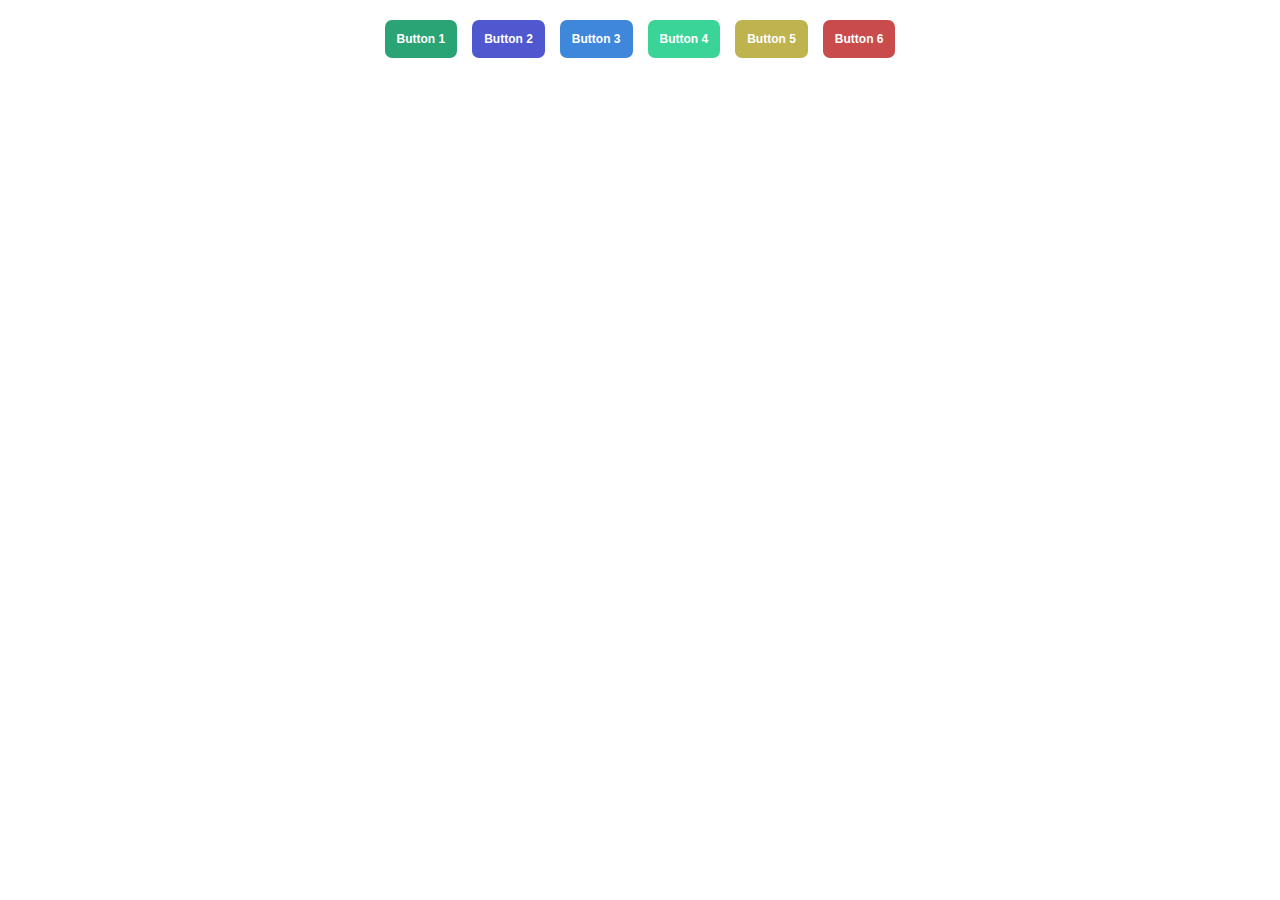
<file: clase01/index.html>
<!DOCTYPE html>
<html lang="es">
<head>
    <meta charset="UTF-8">
    <meta http-equiv="X-UA-Compatible" content="IE=edge">
    <meta name="viewport" content="width=device-width, initial-scale=1.0">
    <link rel="stylesheet" href="./styles/index.css">
    <title>BUTTON</title>
</head>
<body>
    <div class="container">
        <div><button class="btn1">Button 1</button></div>
        <div><button class="btn2">Button 2</button></div>
        <div><button class="btn3">Button 3</button></div>
        <div><button class="btn4">Button 4</button></div>
        <div><button class="btn5">Button 5</button></div>
        <div><button class="btn6">Button 6</button></div>
    </div>
    
</body>
</html>
</file>
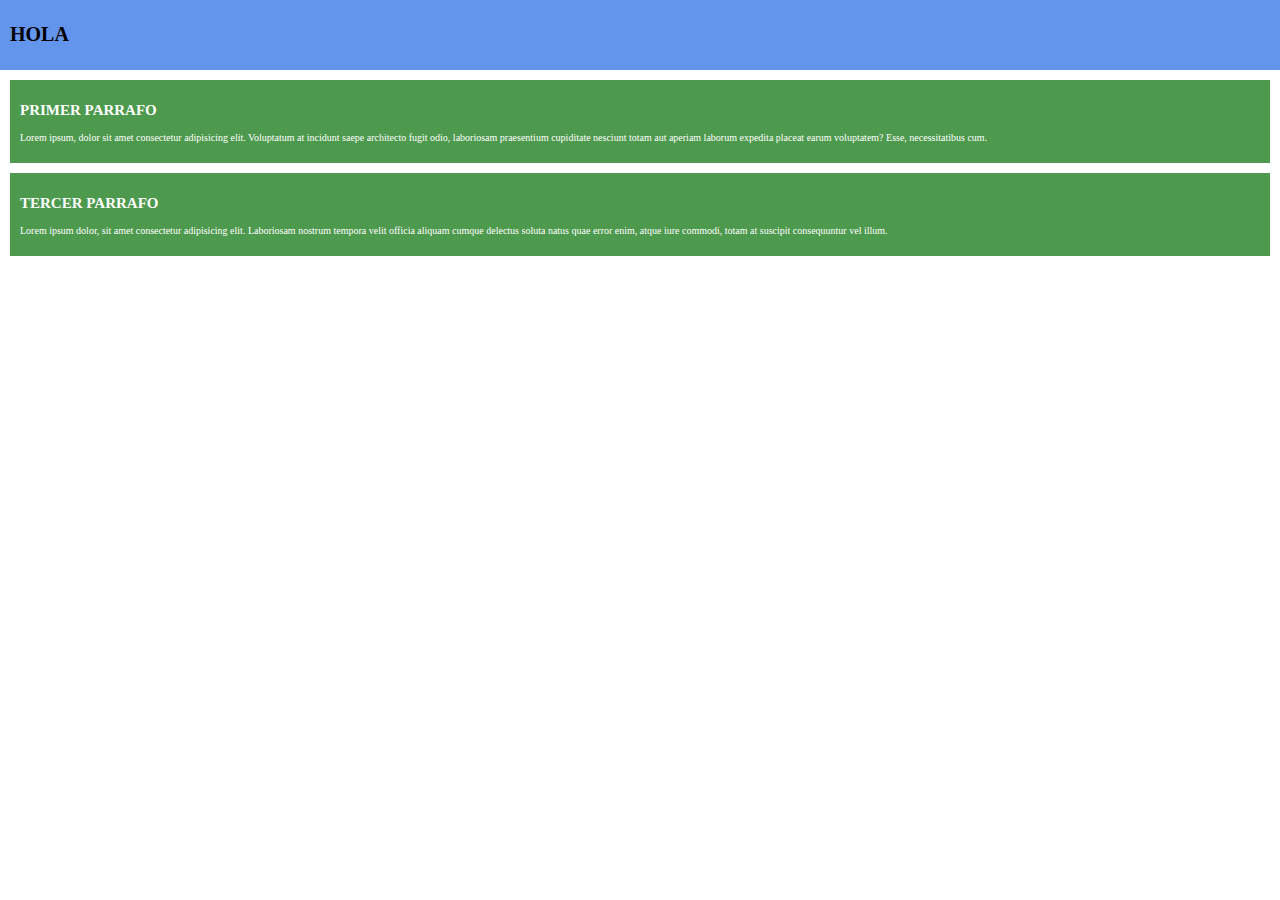
<file: clase02/index.html>
<!DOCTYPE html>
<html lang="es">
<head>
    <meta charset="UTF-8">
    <meta http-equiv="X-UA-Compatible" content="IE=edge">

    <meta name="viewport" content="width=device-width, initial-scale=1.0">
    <link rel="stylesheet" href="./styles/main.css">
    <title>SASS EXTEND</title>
</head>
<body>
    <header>
        <h1>HOLA</h1>
    </header>
    <section>
        <h2>PRIMER PARRAFO</h2>
        <p>Lorem ipsum, dolor sit amet consectetur adipisicing elit. Voluptatum at incidunt saepe architecto fugit odio, laboriosam praesentium cupiditate nesciunt totam aut aperiam laborum expedita placeat earum voluptatem? Esse, necessitatibus cum.</p>
    </section>
    <section>
        <h2>TERCER PARRAFO</h2>
        <p>Lorem ipsum dolor, sit amet consectetur adipisicing elit. Laboriosam nostrum tempora velit officia aliquam cumque delectus soluta natus quae error enim, atque iure commodi, totam at suscipit consequuntur vel illum.</p>
    </section>
</body>
</html>
</file>
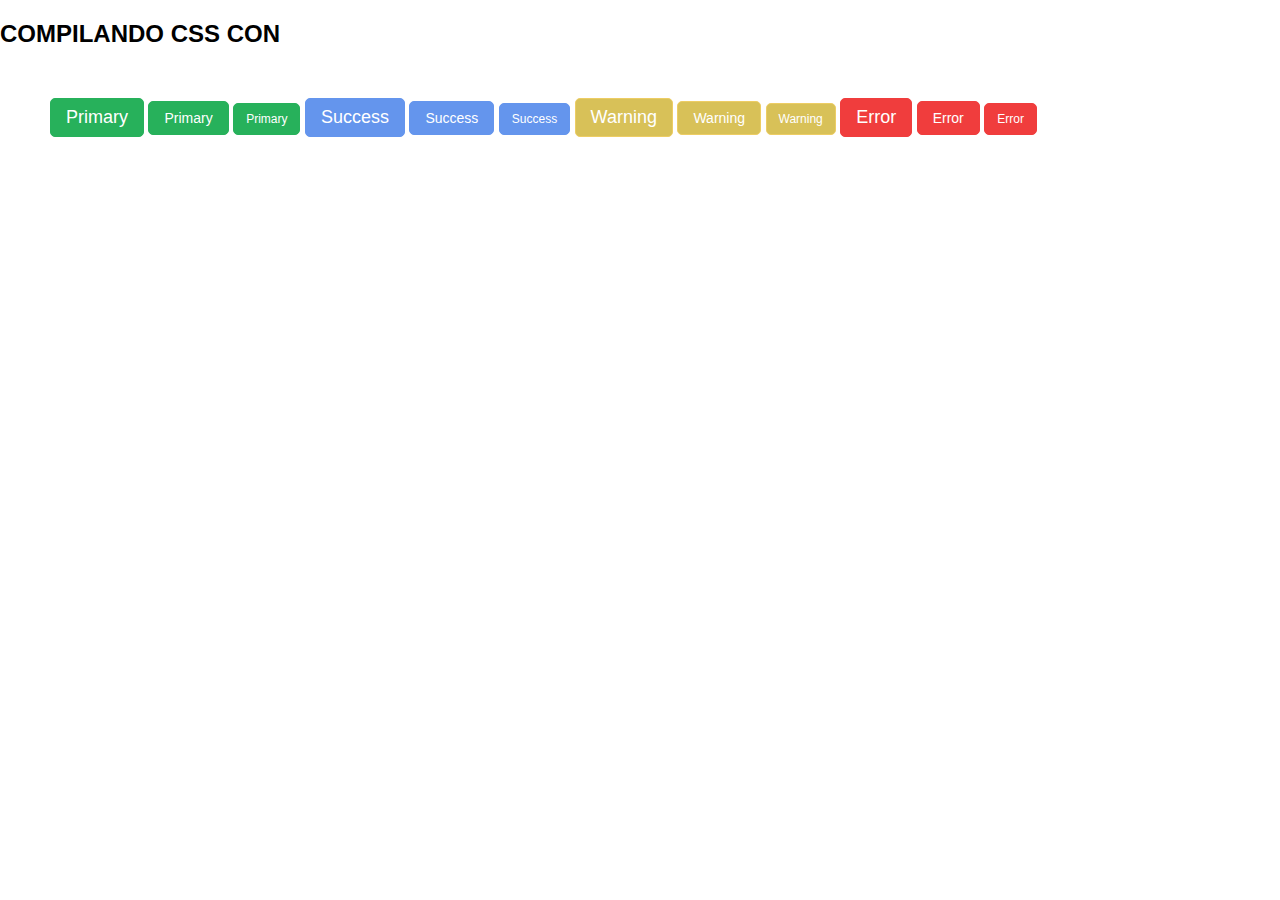
<file: clase03/index.html>
<!DOCTYPE html>
<html lang="es">
<head>
    <meta charset="UTF-8">
    <meta http-equiv="X-UA-Compatible" content="IE=edge">
    <meta name="viewport" content="width=device-width, initial-scale=1.0">
    <link rel="stylesheet" href="./css/main.css">
    <title> NODE-SASS</title>
</head>
<body>
    <h2>COMPILANDO CSS CON</h2>
    <div class="container">
        <button class="primary xl">Primary</button>
        <button class="primary">Primary</button>
        <button class="primary sm">Primary</button>
        <button class="success xl">Success</button>
        <button class="success">Success</button>
        <button class="success sm">Success</button>
        <button class="warning xl">Warning</button>
        <button class="warning">Warning</button>
        <button class="warning sm">Warning</button>
        <button class="error xl">Error</button>
        <button class="error">Error</button>
        <button class="error sm">Error</button>
    </div>
</body>
</html>
</file>
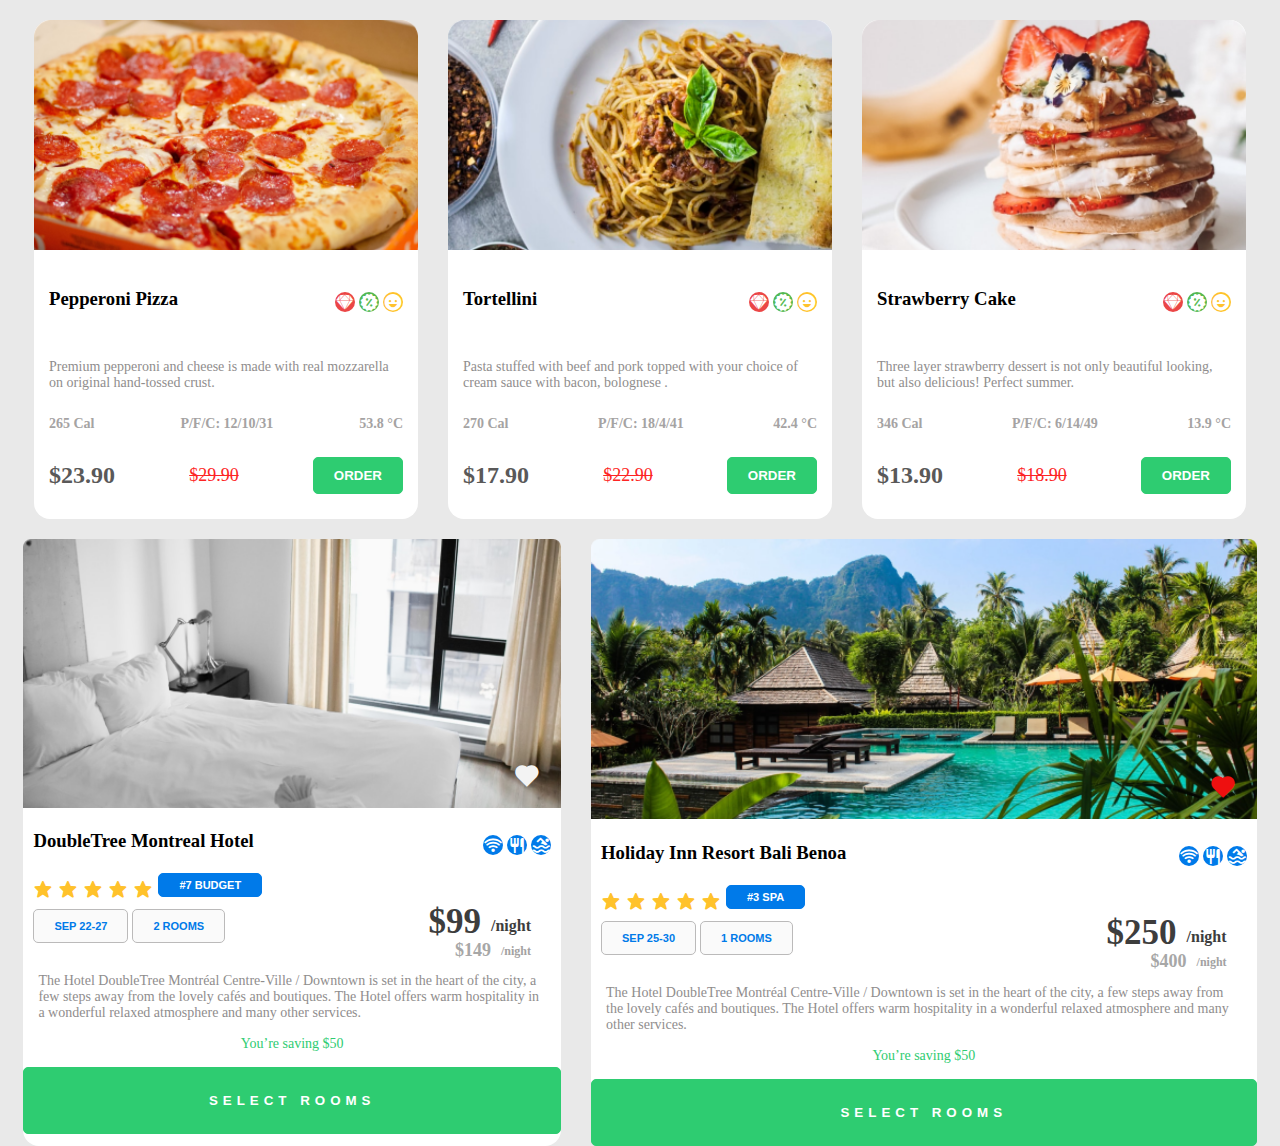
<file: ejercicio1/index.html>
<!DOCTYPE html>
<html lang="es">
<head>
    <meta charset="UTF-8">
    <meta http-equiv="X-UA-Compatible" content="IE=edge">
    <meta name="viewport" content="width=device-width, initial-scale=1.0">
    <link rel="stylesheet" href="./styles/main.css">
    <link href='https://unpkg.com/boxicons@2.0.9/css/boxicons.min.css' rel='stylesheet'>

    <title>EJERCICIO 1</title>
</head>
<body>
    <div class="container">
        <div class="card">
            <div class="container-base">
                <img src="./img/Pizza Photo.png" alt="">
                <div class="card-min">
                    <div class="titulo">
                        <h3>Pepperoni Pizza</h3>
                        <div class="icons">
                            <i class='bx bxl-sketch'></i>
                            <i class='bx bxs-offer' ></i>
                            <i class='bx bxs-happy' ></i>
                        </div>
                    </div>

                    <p>Premium pepperoni and cheese is made with real mozzarella on original hand-tossed crust.</p>

                    <div class="calorias">
                        <span>265 Cal</span>
                        <span>P/F/C: 12/10/31</span>
                        <span>53.8 °C</span>
                    </div>

                    <div class="precio">
                        <span>$23.90</span>
                        <span>$29.90</span>
                        <button>ORDER</button>
                    </div>
                </div>

            </div>
        </div>

        <div class="card">
            <div class="container-base">
                <img src="./img/Tortellini Photo.png" alt="">
                <div class="card-min">
                    <div class="titulo">
                        <h3>Tortellini</h3>
                        <div class="icons">
                            <i class='bx bxl-sketch'></i>
                            <i class='bx bxs-offer' ></i>
                            <i class='bx bxs-happy' ></i>
                        </div>
                    </div>

                    <p>Pasta stuffed with beef and pork topped with your choice of cream sauce with bacon, bolognese .</p>

                    <div class="calorias">
                        <span>270 Cal</span>
                        <span>P/F/C: 18/4/41</span>
                        <span>42.4 °C</span>
                    </div>

                    <div class="precio">
                        <span>$17.90</span>
                        <span>$22.90</span>
                        <button>ORDER</button>
                    </div>
                </div>

            </div>
        </div>

        <div class="card">
            <div class="container-base">
                <img src="./img/Strawberry cake Photo.png" alt="">
                <div class="card-min">
                    <div class="titulo">
                        <h3>Strawberry Cake</h3>
                        <div class="icons">
                            <i class='bx bxl-sketch'></i>
                            <i class='bx bxs-offer' ></i>
                            <i class='bx bxs-happy' ></i>
                        </div>
                    </div>

                    <p>Three layer strawberry dessert is not only beautiful looking, but also delicious! Perfect summer.</p>

                    <div class="calorias">
                        <span>346 Cal</span>
                        <span>P/F/C: 6/14/49</span>
                        <span>13.9 °C</span>
                    </div>

                    <div class="precio">
                        <span>$13.90</span>
                        <span>$18.90</span>
                        <button>ORDER</button>
                    </div>
                </div>

            </div>
        </div>
    </div>

    <div class="container2"> 
        <div class="card-2">
            <div class="container-base">
                <img src="./img/Hotel Photo.png" alt="">
                <div class="card-min">
                    <div class="titulo-room">
                        <h3>DoubleTree Montreal Hotel</h3>
                        <div class="icons">
                            <i class='bx bx-wifi'></i>
                            <i class='bx bx-restaurant'></i>
                            <i class='bx bx-swim'></i>
                        </div>
                    </div>
                    <div class="start">
                        <i class='bx bxs-star'></i>
                        <i class='bx bxs-star'></i>
                        <i class='bx bxs-star'></i>
                        <i class='bx bxs-star'></i>
                        <i class='bx bxs-star'></i>
                        <button>#7 BUDGET</button>
                    </div>
                    <div class="btns">
                        <button>SEP 22-27</button>
                        <button>2 ROOMS</button>
                    </div>

                    <div>
                        <span class="precios1">$99 
                            <span>/night</span>
                        </span>
                        <span class="precios2">$149
                            <span>/night</span> 
                        </span>
                    </div>

                    <div class="ico-heart-0">
                        <i class='bx bxs-heart' ></i>
                    </div>

                    <p>The Hotel DoubleTree Montréal Centre-Ville / Downtown is set in the heart of the city, a few steps away from the lovely cafés and boutiques. The Hotel offers warm hospitality in a wonderful relaxed atmosphere and many other services.</p>

                    <span class="green">You’re saving $50</span>
                    <button class="btn-room">SELECT ROOMS</button>
    
                </div>
    
            </div>
        </div>

        <div class="card-2">
            <div class="container-base">
                    <img src="./img/Hotel Photo2.png" alt="">
                    <div class="card-min">
                        <div class="titulo-room">
                            <h3>Holiday Inn Resort Bali Benoa</h3>
                            <div class="icons">
                                <i class='bx bx-wifi'></i>
                                <i class='bx bx-restaurant'></i>
                                <i class='bx bx-swim'></i>
                            </div>
                        </div>
                        <div class="start">
                            <i class='bx bxs-star'></i>
                            <i class='bx bxs-star'></i>
                            <i class='bx bxs-star'></i>
                            <i class='bx bxs-star'></i>
                            <i class='bx bxs-star'></i>
                            <button>#3 SPA</button>
                        </div>
                        <div class="btns">
                            <button>SEP 25-30</button>
                            <button>1 ROOMS</button>
                        </div>
    
                        <div>
                            <span class="precios1">$250
                                <span>/night</span>
                            </span>
                            <span class="precios2">$400
                                <span>/night</span> 
                            </span>
                        </div>
    
                        <div class="ico-heart-1">
                            <i class='bx bxs-heart' ></i>
                        </div>
    
                        <p>The Hotel DoubleTree Montréal Centre-Ville / Downtown is set in the heart of the city, a few steps away from the lovely cafés and boutiques. The Hotel offers warm hospitality in a wonderful relaxed atmosphere and many other services.</p>
    
                        <span class="green">You’re saving $50</span>
                        <button class="btn-room">SELECT ROOMS</button>
        
                    </div>
        
            </div>
        </div>
        
    </div>
</body>
</html>
</file>
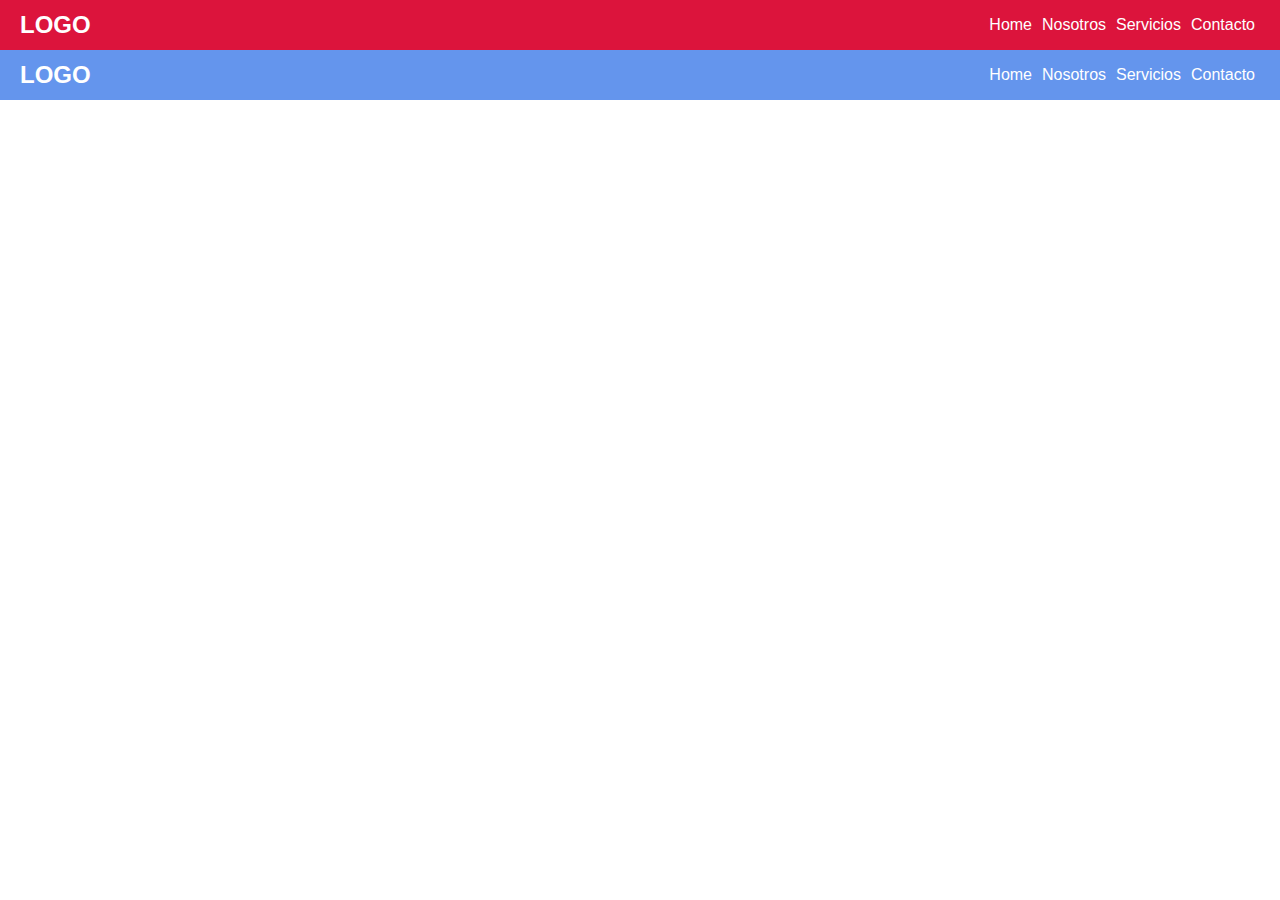
<file: clase03/bem.html>
<!DOCTYPE html>
<html lang="es">
<head>
    <meta charset="UTF-8">
    <meta http-equiv="X-UA-Compatible" content="IE=edge">
    <meta name="viewport" content="width=device-width, initial-scale=1.0">
    <link rel="stylesheet" href="./css/main.css">
    <title>BEM</title>
</head>
<body>
    <header class="header">
        <a href="" class="header__logo">LOGO</a>
        <nav class="header__nav">
            <ul class="header__ul">
                <li class="header__li">Home</li>
                <li class="header__li">Nosotros</li>
                <li class="header__li">Servicios</li>
                <li class="header__li">Contacto</li>
            </ul>
        </nav>
    </header>
    <header class="header header--dark">
        <a href="" class="header__logo">LOGO</a>
        <nav class="header__nav">
            <ul class="header__ul">
                <li class="header__li">Home</li>
                <li class="header__li">Nosotros</li>
                <li class="header__li">Servicios</li>
                <li class="header__li">Contacto</li>
            </ul>
        </nav>
    </header>
    <main class="main">

    </main>
    <footer class="footer"></footer>
</body>
</html>
</file>
<file: clase01/styles/index.css>
body {
  margin: 0;
  padding: 0;
  font-family: "Arial, Helvetica, sans-serif";
}

.container {
  margin-top: 20px;
  display: -webkit-box;
  display: -ms-flexbox;
  display: flex;
  -webkit-box-pack: center;
      -ms-flex-pack: center;
          justify-content: center;
  gap: 15px;
}

.container .btn1 {
  background-color: #2aa375;
  padding: 10px;
  color: #fff;
  font-size: 12px;
  font-weight: bold;
  cursor: pointer;
  border-radius: 7px;
  border: 2px solid #2aa375;
}

.container .btn1:hover {
  background-color: white;
  padding: 10px;
  color: #2aa375;
  font-size: 12px;
  font-weight: bold;
  cursor: pointer;
  border-radius: 7px;
}

.container .btn2 {
  background-color: #4f58ce;
  padding: 10px;
  color: white;
  font-size: 12px;
  font-weight: bold;
  cursor: pointer;
  border-radius: 7px;
  border: 2px solid #4f58ce;
}

.container .btn2:hover {
  background-color: white;
  padding: 10px;
  color: #4f58ce;
  font-size: 12px;
  font-weight: bold;
  cursor: pointer;
  border-radius: 7px;
}

.container .btn3 {
  background-color: #3e87da;
  padding: 10px;
  color: white;
  font-size: 12px;
  font-weight: bold;
  cursor: pointer;
  border-radius: 7px;
  border: 2px solid #3e87da;
}

.container .btn3:hover {
  background-color: white;
  padding: 10px;
  color: #3e87da;
  font-size: 12px;
  font-weight: bold;
  cursor: pointer;
  border-radius: 7px;
}

.container .btn4 {
  background-color: #3ad398;
  padding: 10px;
  color: white;
  font-size: 12px;
  font-weight: bold;
  cursor: pointer;
  border-radius: 7px;
  border: 2px solid #3ad398;
}

.container .btn4:hover {
  background-color: white;
  padding: 10px;
  color: #3ad398;
  font-size: 12px;
  font-weight: bold;
  cursor: pointer;
  border-radius: 7px;
}

.container .btn5 {
  background-color: #beb34f;
  padding: 10px;
  color: white;
  font-size: 12px;
  font-weight: bold;
  cursor: pointer;
  border-radius: 7px;
  border: 2px solid #beb34f;
}

.container .btn5:hover {
  background-color: white;
  padding: 10px;
  color: #beb34f;
  font-size: 12px;
  font-weight: bold;
  cursor: pointer;
  border-radius: 7px;
}

.container .btn6 {
  background-color: #c94b4b;
  padding: 10px;
  color: white;
  font-size: 12px;
  font-weight: bold;
  cursor: pointer;
  border-radius: 7px;
  border: 2px solid #c94b4b;
}

.container .btn6:hover {
  background-color: white;
  padding: 10px;
  color: #c94b4b;
  font-size: 12px;
  font-weight: bold;
  cursor: pointer;
  border-radius: 7px;
}
/*# sourceMappingURL=index.css.map */
</file>
<file: clase02/styles/main.css>
body {
  margin: 0;
  padding: 0;
  font-family: Cambria, Cochin, Georgia, Times, 'Times New Roman', serif;
}

section {
  background-color: #4d994d;
  color: #fff;
}

header {
  background-color: cornflowerblue;
  display: -webkit-box;
  display: -ms-flexbox;
  display: flex;
}

section {
  padding: 10px;
  font-size: 10px;
  margin: 10px;
}

header {
  padding: 10px;
  font-size: 10px;
}
/*# sourceMappingURL=main.css.map */
</file>
<file: clase03/css/main.css>
.primary, .sm, .xl {
  background-color: #27b15b;
  color: #fff;
  padding: 8px 15px 8px 15px;
  border-radius: 5px;
  border: 1px solid #27b15b;
  font-size: 14px;
}

.success {
  background-color: cornflowerblue;
  color: #fff;
  padding: 8px 15px 8px 15px;
  border-radius: 5px;
  border: 1px solid cornflowerblue;
  font-size: 14px;
}

.warning {
  background-color: #d8c158;
  color: #fff;
  padding: 8px 15px 8px 15px;
  border-radius: 5px;
  border: 1px solid #edcd64;
  font-size: 14px;
}

.error {
  background-color: #f03d3d;
  color: #fff;
  padding: 8px 15px 8px 15px;
  border-radius: 5px;
  border: 1px solid #f03d3d;
  font-size: 14px;
}

.header {
  display: -webkit-box;
  display: -ms-flexbox;
  display: flex;
  background-color: crimson;
  padding-left: 20px;
  -webkit-box-pack: justify;
      -ms-flex-pack: justify;
          justify-content: space-between;
  width: 100%;
  -webkit-box-align: center;
      -ms-flex-align: center;
          align-items: center;
  color: #fff;
}

.header__logo {
  font-size: 24px;
  text-decoration: none;
  font-weight: bold;
  color: white;
}

.header--dark {
  background-color: cornflowerblue;
}

.header__nav {
  padding-right: 45px;
}

.header__ul {
  display: -webkit-box;
  display: -ms-flexbox;
  display: flex;
  -webkit-box-pack: center;
      -ms-flex-pack: center;
          justify-content: center;
  gap: 10px;
}

.header__li {
  list-style: none;
}

body {
  margin: 0;
  padding: 0;
  font-family: Verdana, Geneva, Tahoma, sans-serif;
}

.container {
  margin: 50px;
}

.sm {
  font-size: 12px;
  padding: 8px 12px 8px 12px;
}

.xl {
  font-size: 18px;
  padding: 8px 15px 8px 15px;
}
/*# sourceMappingURL=main.css.map */
</file>
<file: ejercicio1/styles/main.css>
/*IMPORTANDO CARD*/
body {
  margin: 0;
  padding: 0;
  font-family: 'Open Sans';
  background-color: #e9e9e9;
}

/*CARD*/
.container {
  margin-top: 20px;
  display: -ms-grid;
  display: grid;
  -ms-grid-columns: 30% 30% 30%;
      grid-template-columns: 30% 30% 30%;
  -webkit-box-pack: center;
      -ms-flex-pack: center;
          justify-content: center;
  gap: 30px;
}

.card:hover, .card-2:hover {
  -webkit-box-shadow: -1px 1px 17px 10px rgba(120, 208, 248, 0.7);
          box-shadow: -1px 1px 17px 10px rgba(120, 208, 248, 0.7);
  -webkit-animation-name: opacidad;
          animation-name: opacidad;
  -webkit-animation-duration: 1s;
          animation-duration: 1s;
}

@-webkit-keyframes opacidad {
  from {
    -webkit-box-shadow: -1px 1px 17px 0px rgba(255, 255, 255, 0.7);
            box-shadow: -1px 1px 17px 0px rgba(255, 255, 255, 0.7);
  }
  to {
    -webkit-box-shadow: -1px 1px 17px 10px rgba(120, 208, 248, 0.7);
            box-shadow: -1px 1px 17px 10px rgba(120, 208, 248, 0.7);
  }
}

@keyframes opacidad {
  from {
    -webkit-box-shadow: -1px 1px 17px 0px rgba(255, 255, 255, 0.7);
            box-shadow: -1px 1px 17px 0px rgba(255, 255, 255, 0.7);
  }
  to {
    -webkit-box-shadow: -1px 1px 17px 10px rgba(120, 208, 248, 0.7);
            box-shadow: -1px 1px 17px 10px rgba(120, 208, 248, 0.7);
  }
}

.card, .card-2 {
  background-color: #fff;
  gap: 30px;
  display: -webkit-box;
  display: -ms-flexbox;
  display: flex;
  -webkit-box-pack: center;
      -ms-flex-pack: center;
          justify-content: center;
  border-radius: 16px;
}

.card .titulo {
  display: -webkit-box;
  display: -ms-flexbox;
  display: flex;
  -webkit-box-pack: justify;
      -ms-flex-pack: justify;
          justify-content: space-between;
  margin: 15px;
}

.card .icons {
  margin-top: 15px;
}

.card p {
  font-size: 14px;
  color: #8f8d8d;
  margin: 15px;
  -webkit-box-align: center;
      -ms-flex-align: center;
          align-items: center;
}

.card .calorias {
  display: -webkit-box;
  display: -ms-flexbox;
  display: flex;
  -webkit-box-pack: justify;
      -ms-flex-pack: justify;
          justify-content: space-between;
  color: #a5a3a3;
  font-weight: bold;
  font-size: 14px;
  margin: 25px 15px 25px 15px;
}

.card .precio {
  display: -webkit-box;
  display: -ms-flexbox;
  display: flex;
  -webkit-box-pack: justify;
      -ms-flex-pack: justify;
          justify-content: space-between;
  margin: 25px 15px 25px 15px;
  -webkit-box-align: center;
      -ms-flex-align: center;
          align-items: center;
}

.precio span:nth-child(1) {
  font-size: 24px;
  font-weight: bold;
  color: #5a5959;
}

.precio span:nth-child(2) {
  font-size: 18px;
  color: #fd2424;
  text-decoration: line-through;
}

img {
  width: 100%;
}

/*RESPONSIVE*/
@media (min-width: 220px) and (max-width: 820px) {
  .container {
    margin-top: 20px;
    margin-left: 20px;
    margin-right: 20px;
    -ms-grid-columns: 100%;
        grid-template-columns: 100%;
  }
}

.container2 {
  margin-top: 20px;
  display: -ms-grid;
  display: grid;
  -ms-grid-columns: 42% 52%;
      grid-template-columns: 42% 52%;
  -webkit-box-pack: center;
      -ms-flex-pack: center;
          justify-content: center;
  gap: 30px;
}

.card-min {
  position: relative;
}

.container-base {
  position: relative;
}

.card-2 .titulo-room {
  display: -webkit-box;
  display: -ms-flexbox;
  display: flex;
  -webkit-box-pack: justify;
      -ms-flex-pack: justify;
          justify-content: space-between;
  margin: 0 10px 0 10px;
}

.card-2 .icons {
  margin-top: 15px;
}

.start {
  display: -webkit-box;
  display: -ms-flexbox;
  display: flex;
  -webkit-box-pack: initial;
      -ms-flex-pack: initial;
          justify-content: initial;
  gap: 5px;
  -webkit-box-align: center;
      -ms-flex-align: center;
          align-items: center;
  margin: 0px 10px 10px 10px;
}

.btns {
  margin: 10px;
}

.card-min p {
  font-size: 14px;
  color: #8f8d8d;
  margin: 30px 15px 15px 15px;
  -webkit-box-align: center;
      -ms-flex-align: center;
          align-items: center;
}

.card-min .green {
  display: block;
  font-size: 14px;
  color: #2ECC71;
  margin: 15px;
  text-align: center;
}

/**/
/*RESPONSIVE*/
@media (min-width: 220px) and (max-width: 820px) {
  .container2 {
    margin-top: 20px;
    margin-left: 20px;
    margin-right: 20px;
    -ms-grid-columns: 100%;
        grid-template-columns: 100%;
  }
}

/*ICONOS*/
.icons i {
  font-size: 20px;
  background-color: #FFC22B;
  color: #fff;
  border-radius: 50%;
  -webkit-box-pack: center;
      -ms-flex-pack: center;
          justify-content: center;
  -webkit-box-align: center;
      -ms-flex-align: center;
          align-items: center;
  text-align: center;
  margin-top: 8px;
}

.card .icons i:nth-child(1) {
  font-size: 20px;
  background-color: #eb4646;
  color: #fff;
  border-radius: 50%;
  -webkit-box-pack: center;
      -ms-flex-pack: center;
          justify-content: center;
  -webkit-box-align: center;
      -ms-flex-align: center;
          align-items: center;
  text-align: center;
  margin-top: 8px;
}

.card .icons i:nth-child(2) {
  font-size: 20px;
  background-color: #54b851;
  color: #fff;
  border-radius: 50%;
  -webkit-box-pack: center;
      -ms-flex-pack: center;
          justify-content: center;
  -webkit-box-align: center;
      -ms-flex-align: center;
          align-items: center;
  text-align: center;
  margin-top: 8px;
}

.card-2 .icons i {
  font-size: 20px;
  background-color: #007AE9;
  color: #fff;
  border-radius: 50%;
  -webkit-box-pack: center;
      -ms-flex-pack: center;
          justify-content: center;
  -webkit-box-align: center;
      -ms-flex-align: center;
          align-items: center;
  text-align: center;
  margin-top: 8px;
}

.ico-heart-0, .ico-heart-1 {
  font-size: 28px;
  position: absolute;
  right: 10px;
  top: -50px;
  right: 20px;
}

.ico-heart-0 {
  color: #f3f3f3;
}

.ico-heart-1 {
  color: #ee1010;
}

/*MIXIN BOTONES*/
button {
  background-color: #2ECC71;
  padding: 10px 20px 10px 20px;
  border-radius: 5px;
  border: 1px solid #2ECC71;
  color: #fff;
  font-weight: bold;
  cursor: pointer;
}

.start button {
  background-color: #007AE9;
  padding: 5px 20px 5px 20px;
  border-radius: 5px;
  border: 1px solid #007AE9;
  color: #fff;
  font-weight: bold;
  cursor: pointer;
  color: #ffffff;
  font-size: 11px;
}

.btns button {
  background-color: #fafafa;
  padding: 10px 20px 10px 20px;
  border-radius: 5px;
  border: 1px solid #fafafa;
  color: #fff;
  font-weight: bold;
  cursor: pointer;
  color: #007AE9;
  border: 1px solid #bbbaba;
  font-size: 11px;
}

.btn-room {
  background-color: #2ECC71;
  padding: 25px;
  border-radius: 5px;
  border: 1px solid #2ECC71;
  color: #fff;
  font-weight: bold;
  cursor: pointer;
  width: 100%;
  letter-spacing: 5px;
}

.start i {
  font-size: 20px;
  color: #FFC22B;
  border-radius: 50%;
  -webkit-box-pack: center;
      -ms-flex-pack: center;
          justify-content: center;
  -webkit-box-align: center;
      -ms-flex-align: center;
          align-items: center;
  text-align: center;
  margin-top: 8px;
}

.start .n-start {
  font-size: 20px;
  color: #aaaaaa;
  border-radius: 50%;
  -webkit-box-pack: center;
      -ms-flex-pack: center;
          justify-content: center;
  -webkit-box-align: center;
      -ms-flex-align: center;
          align-items: center;
  text-align: center;
  margin-top: 8px;
}

.precios1 {
  position: absolute;
  right: 80px;
  top: 90px;
  font-size: 35px;
  font-weight: bold;
  color: #3d3d3d;
}

.precios1 span {
  position: absolute;
  right: -50px;
  top: 15px;
  font-size: 16px;
  font-weight: bold;
  color: #3d3d3d;
}

.precios2 {
  position: absolute;
  right: 70px;
  top: 128px;
  font-size: 18px;
  font-weight: bold;
  color: #a7a7a7;
}

.precios2 span {
  position: absolute;
  right: -40px;
  top: 4px;
  font-size: 12px;
  font-weight: bold;
  color: #a3a2a2;
}
/*# sourceMappingURL=main.css.map */
</file>
